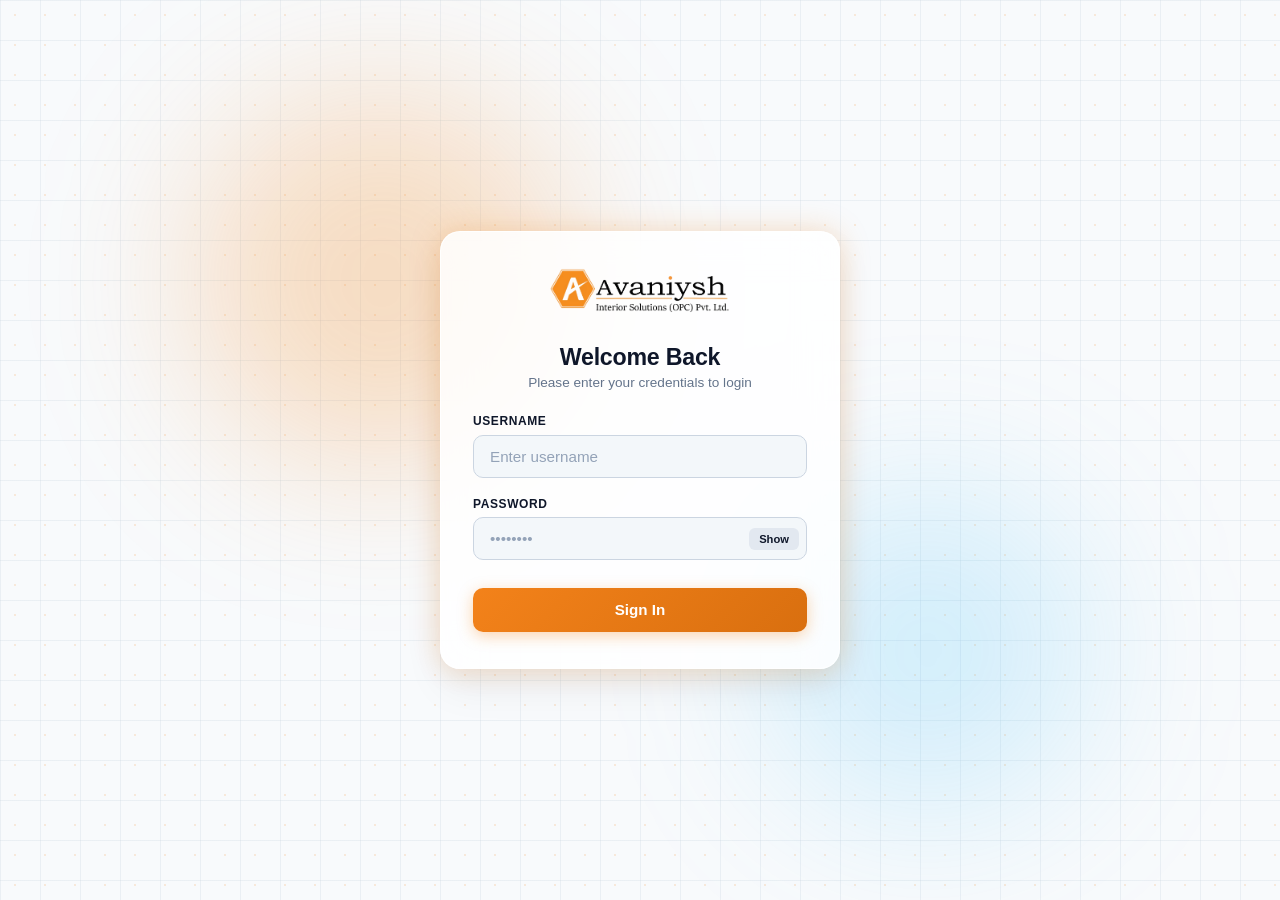
<file: index.html>
<!DOCTYPE html>
<html lang="en">
<head>
  <meta charset="UTF-8">
  <meta name="viewport" content="width=device-width, initial-scale=1.0">
  <title>Company Dashboard</title>
  <link rel="stylesheet" href="styles.css">
  <link rel="icon" type="image/png" href="favicon/favicon-96x96.png" sizes="96x96" />
  <link rel="icon" type="image/svg+xml" href="favicon/favicon.svg" />
  <link rel="shortcut icon" href="favicon/favicon.ico" />
  <link rel="apple-touch-icon" sizes="180x180" href="favicon/apple-touch-icon.png" />
  <link rel="manifest" href="favicon/site.webmanifest" />
  <!-- FontAwesome Icons -->
  <link rel="stylesheet" href="https://cdnjs.cloudflare.com/ajax/libs/font-awesome/6.4.0/css/all.min.css">
  

</head>
<body>
  <script>
    if (sessionStorage.getItem('isLoggedIn') !== 'true') {
      window.location.href = 'login.html';
    }
  </script>

  <div class="app-container">
    <!-- Sidebar Navigation -->
    <aside class="sidebar">
      <div>
        <div class="sidebar-header">
          <img src="LOGO.png" alt="Company Logo" class="logo" onerror="this.src='https://via.placeholder.com/180x50?text=Avaniysh+Interior'">
        </div>
        <nav class="sidebar-nav">
          <ul>
            <li>
              <a href="index.html" class="nav-btn active">
                <i class="fa-solid fa-house"></i> <span>Home</span>
              </a>
            </li>
            <li>
              <a href="employee.html" class="nav-btn">
                <i class="fa-solid fa-users"></i> <span>Teams</span>
              </a>
            </li>
            <li>
              <a href="systems.html" class="nav-btn" data-target="system-view">
                <i class="fa-solid fa-gears"></i> <span>Systems</span>
              </a>
            </li>
            <li>
              <a href="documents.html" class="nav-btn">
                <i class="fa-solid fa-file-contract"></i> <span>Company Information</span>
              </a>
            </li>
            <li>
              <a href="https://aisopcpl.github.io/Product-Video-Library-AISOPCPL/"  target="_blank">
                <i class="fa-solid fa-circle-play"></i>
                <span>Product Video Library</span>
              </a>
            </li>
          </ul>
        </nav>
      </div>

      <!-- Sign Out Button -->
      <div class="sidebar-footer">
       <p style="font-size: 11px; margin-bottom: 6px; text-align: center;">© <span id="year"></span> Avaniysh Interior Solutions Pvt. Ltd. All Rights Reserved.</p>

        <button class="btn-logout" onclick="logout()">
          <i class="fa-solid fa-right-from-bracket"></i> <span>Sign Out</span>
        </button>
      </div>
    </aside>

    <!-- Main Content Area -->
    <main class="main-content">
      
      <!-- Home View -->
      <section id="home-view" class="content-view active">
        <header class="page-header flex-header">
          <div>
            <h1>Dashboard</h1>
            <div class="user-profile-badge">
              Welcome, <strong id="logged-in-user-name">Guest</strong>!
            </div>
          </div>
          <!-- Date Display Widget -->
          <div class="date-widget" style="font-weight: 600; color: var(--text-muted);">
            <i class="fa-solid fa-calendar-day" style="color: var(--primary-orange);"></i> 
            <span id="current-date-display">Today</span>
          </div>
        </header>
        <div class="header-divider"></div>

        <!-- Metric Cards -->
        <div class="metrics-grid" style="margin-top: 20px;">
          <div class="metric-card">
            <i class="fa-solid fa-user-group"></i>
            <div>
              <h3>Total Team</h3>
              <p>12</p>
            </div>
          </div>
          <div class="metric-card">
            <i class="fa-solid fa-diagram-project"></i>
            <div>
              <h3>Active Projects</h3>
              <p>8</p>
            </div>
          </div>
          <div class="metric-card">
            <i class="fa-solid fa-handshake"></i>
            <div>
              <h3>Esteemed Clients</h3>
              <p>500+</p>
            </div>
          </div>
          <div class="metric-card">
            <i class="fa-solid fa-file-excel"></i>
            <div>
              <h3>Active Sheets</h3>
              <p>37</p>
            </div>
          </div>
        </div>

        <!-- Active Projects Gallery -->
        <div class="section-block">
          <h2>Recent Project Photos</h2>
          <div class="gallery-grid">
            <div class="gallery-card" onclick="openGallery('airtech')">
              <img src="Projects Images/Airtech.png" alt="Airtech Project Site, Goa" onerror="this.src='https://via.placeholder.com/300x160?text=Goa+Project'">
              <span>Airtech Composite Material Pvt. Ltd.</span>
            </div>
            <div class="gallery-card" onclick="openGallery('standex')">
              <img src="Projects Images/Standex.png" alt="Standex Project Site" onerror="this.src='https://via.placeholder.com/300x160?text=Standex'">
              <span>Standex Engraving India Pvt. Ltd.</span>
            </div>
            <div class="gallery-card" onclick="openGallery('airlife')">
              <img src="Projects Images/Airlife.png" alt="AirLife Gases, Chakan" onerror="this.src='https://via.placeholder.com/300x160?text=AirLife+Chakan'">
              <span>AirLife Gases Pvt. Ltd.</span>
            </div>
            <div class="gallery-card" onclick="openGallery('revata')">
              <img src="Projects Images/Revata.png" alt="Revata Project Site" onerror="this.src='https://via.placeholder.com/300x160?text=Revata'">
              <span>Revata Engineering Pvt. Ltd.</span>
            </div>
          </div>
        </div>

      </section>

    </main>
  </div>

  <!-- Image Gallery Lightbox Modal -->
  <div id="image-modal" class="modal-overlay" onclick="closeGalleryOnOverlay(event)">
    <span class="close-btn" onclick="closeGallery()">&times;</span>
    <button class="nav-arrow nav-prev" onclick="changePhoto(-1)"><i class="fa-solid fa-chevron-left"></i></button>
    <div class="modal-content-wrapper">
      <img id="modal-img" src="" alt="Project Image">
      <div id="modal-caption" class="modal-caption"></div>
    </div>
    <button class="nav-arrow nav-next" onclick="changePhoto(1)"><i class="fa-solid fa-chevron-right"></i></button>
  </div>

  <script src="script.js"></script>
  <script>
    const projectGalleries = {
      airtech: [
        { src: 'Projects Images/Airtech/1.png', caption: 'Airtech Composite Material' },
        { src: 'Projects Images/Airtech/2.png', caption: 'Airtech Composite Material' },
        { src: 'Projects Images/Airtech/3.png', caption: 'Airtech Composite Material' },
        { src: 'Projects Images/Airtech/4.png', caption: 'Airtech Composite Material' },
        { src: 'Projects Images/Airtech/5.png', caption: 'Airtech Composite Material' },
      ],
      standex: [
        { src: 'Projects Images/Standex/1.png', caption: 'Standex' },
        { src: 'Projects Images/Standex/2.png', caption: 'Standex' },
        { src: 'Projects Images/Standex/3.png', caption: 'Standex' },
        { src: 'Projects Images/Standex/4.png', caption: 'Standex' }
      ],
      airlife: [
        { src: 'Projects Images/Airlife/1.png', caption: 'AirLife Gases Pvt. Ltd.' },
        { src: 'Projects Images/Airlife/2.png', caption: 'AirLife Gases Pvt. Ltd.' },
        { src: 'Projects Images/Airlife/3.png', caption: 'AirLife Gases Pvt. Ltd.' },
        { src: 'Projects Images/Airlife/4.png', caption: 'AirLife Gases Pvt. Ltd.' }
      ],
      revata: [
        { src: 'Projects Images/Revata/1.png', caption: 'Revata' },
        { src: 'Projects Images/Revata/2.png', caption: 'Revata' },
         { src: 'Projects Images/Revata/3.png', caption: 'Revata' }
      ]
    };

    let currentProjectKey = '';
    let currentPhotoIndex = 0;

    function openGallery(projectKey) {
      if (!projectGalleries[projectKey]) return;
      currentProjectKey = projectKey;
      currentPhotoIndex = 0;
      updateModalContent();
      document.getElementById('image-modal').style.display = 'flex';
    }

    function updateModalContent() {
      const gallery = projectGalleries[currentProjectKey];
      const photo = gallery[currentPhotoIndex];
      const imgElem = document.getElementById('modal-img');
      
      imgElem.src = photo.src;
      imgElem.onerror = function() {
        this.src = 'https://via.placeholder.com/600x400?text=Image+Not+Found';
      };
      
      document.getElementById('modal-caption').innerText = 
        `${photo.caption} (${currentPhotoIndex + 1} / ${gallery.length})`;
    }

    function changePhoto(direction) {
      const gallery = projectGalleries[currentProjectKey];
      if (!gallery || gallery.length === 0) return;
      
      currentPhotoIndex = (currentPhotoIndex + direction + gallery.length) % gallery.length;
      updateModalContent();
    }

    function closeGallery() {
      document.getElementById('image-modal').style.display = 'none';
    }

    function closeGalleryOnOverlay(event) {
      if (event.target.id === 'image-modal') {
        closeGallery();
      }
    }

    // Keyboard controls (Arrow keys & Esc key)
    document.addEventListener('keydown', (e) => {
      const modal = document.getElementById('image-modal');
      if (modal.style.display === 'flex') {
        if (e.key === 'ArrowLeft') changePhoto(-1);
        if (e.key === 'ArrowRight') changePhoto(1);
        if (e.key === 'Escape') closeGallery();
      }
    });

    // Set Current Date Automatically
    document.addEventListener('DOMContentLoaded', () => {
      const dateElem = document.getElementById('current-date-display');
      if (dateElem) {
        const options = { weekday: 'short', year: 'numeric', month: 'short', day: 'numeric' };
        dateElem.innerText = new Date().toLocaleDateString('en-US', options);
      }
    });

    function logout() {
      sessionStorage.removeItem('isLoggedIn');
      window.location.href = 'login.html';
    }
  </script>
</body>
</html>
</file>
<file: styles.css>
:root {
  --primary-accent: #f97316;
  --primary-accent-hover: #f4874c;
  --primary-accent-light: rgba(249, 115, 22, 0.1);
  --primary-accent-glow: rgba(249, 115, 22, 0.25);

  /* Modern Light Sidebar & Header Palette */
  --dark-sidebar: #ffffff;
  --dark-sidebar-header: #fff7ed;

  /* Typography & Main Canvas */
  --text-dark: #1e293b;
  --text-muted: #64748b;
  --bg-main: #fffaf5;
  --card-bg: #ffffff;
  --border-color: #fed7aa;

  /* Modern Depth & Elevation */
  --shadow-sm: 0 1px 2px rgba(0, 0, 0, 0.05);
  --shadow-md: 0 6px 12px -2px rgba(249, 115, 22, 0.08);
  --shadow-glow: 0 6px 18px -4px var(--primary-accent-glow);
}

/* Global Scaling: 13.5px mule purna interface 15% compact disel */
html {
  font-size: 13.5px;
}

* {
  box-sizing: border-box;
  margin: 0;
  padding: 0;
  font-family:'Times New Roman', Times, serif;}

body {
  background-color: var(--bg-main);
  color: var(--text-dark);
  overflow-x: hidden;
  -webkit-font-smoothing: antialiased;
  font-size: 0.95rem;
}

.app-container {
  display: flex;
  min-height: 100vh;
}

/* ==================== COMPACT SIDEBAR ==================== */
.sidebar {
  width: 220px; /* 260px varun 220px kela */
  background-color: var(--dark-sidebar);
  border-right: 1px solid var(--border-color);
  display: flex;
  flex-direction: column;
  justify-content: space-between;
  position: sticky;
  top: 0;
  height: 100vh;
  z-index: 100;
  box-shadow: 2px 0 8px rgba(0, 0, 0, 0.02);
  flex-shrink: 0;
}

.sidebar-header {
  padding: 16px 14px; /* Padding kami keli */
  text-align: center;
  background-color: var(--dark-sidebar-header);
  border-bottom: 1px solid var(--border-color);
}

.sidebar-header .logo {
  max-width: 85%;
  height: auto;
}

.sidebar-nav ul {
  list-style: none;
  padding: 12px 10px;
}

.sidebar-nav a,
.nav-btn {
  display: flex;
  align-items: center;
  gap: 10px;
  padding: 9px 12px; /* Compact nav links */
  color: #475569;
  text-decoration: none;
  font-weight: 500;
  font-size: 0.92rem;
  border-radius: 7px;
  position: relative;
  transition: all 0.2s cubic-bezier(0.4, 0, 0.2, 1);
  margin-bottom: 3px;
}

.sidebar-nav a::before,
.nav-btn::before {
  content: "";
  position: absolute;
  left: 0;
  top: 50%;
  transform: translateY(-50%) scaleY(0);
  height: 60%;
  width: 3.5px;
  background-color: var(--primary-accent);
  border-radius: 0 4px 4px 0;
  transition: transform 0.2s ease;
}

.sidebar-nav a:hover,
.nav-btn:hover {
  background-color: var(--primary-accent-light);
  color: var(--primary-accent);
}

.sidebar-nav a.active,
.nav-btn.active {
  background-color: var(--primary-accent-light);
  color: var(--primary-accent);
  font-weight: 600;
}

.sidebar-nav a.active::before,
.nav-btn.active::before {
  transform: translateY(-50%) scaleY(1);
}

.sidebar-footer {
  padding: 0.9rem 0.8rem;
  border-top: 1px solid var(--border-color);
}

.btn-logout {
  width: 100%;
  padding: 0.6rem 0.8rem;
  background-color: rgb(241, 141, 9);
  color: #000000;
  border: 1px solid rgba(247, 169, 52, 0.838);
  border-radius: 7px;
  font-size: 0.88rem;
  font-weight: 600;
  cursor: pointer;
  display: flex;
  align-items: center;
  justify-content: center;
  gap: 0.4rem;
  transition: all 0.2s ease;
}

.btn-logout:hover {
  background-color: #f68e1f;
  color: #ffffff;
  border-color: #e87c08;
}

.btn-logout:active {
  transform: scale(0.98);
}

/* ==================== MAIN CONTENT ==================== */
.main-content {
  flex: 1;
  padding: 22px 26px; /* 36px varun kami kela */
  max-width: calc(100vw - 220px);
  min-width: 0;
}

.content-view {
  display: none;
}

.content-view.active {
  display: block;
  animation: fadeIn 0.3s ease-out forwards;
}

.page-header {
  margin-bottom: 20px;
}

.page-header h1 {
  font-size: 1.5rem;
}

.flex-header {
  display: flex;
  justify-content: space-between;
  align-items: center;
  flex-wrap: wrap;
  gap: 12px;
}

.header-divider {
  height: 3px;
  width: 40px;
  background-color: var(--primary-accent);
  margin-top: 6px;
  border-radius: 2px;
}

/* ==================== SEARCH BOX ==================== */
.search-box {
  position: relative;
  display: flex;
  align-items: center;
}

.search-box i {
  position: absolute;
  left: 12px;
  color: var(--text-muted);
  font-size: 0.9rem;
}

.search-box input {
  padding: 8px 14px 8px 34px;
  border: 1px solid var(--border-color);
  border-radius: 20px;
  background-color: var(--card-bg);
  outline: none;
  width: 220px;
  transition: all 0.25s ease;
  font-size: 0.88rem;
  color: var(--text-dark);
}

.search-box input:focus {
  border-color: var(--primary-accent);
  box-shadow: 0 0 0 3px var(--primary-accent-glow);
  width: 260px;
}

/* ==================== METRICS GRID ==================== */
.metrics-grid {
  display: grid;
  grid-template-columns: repeat(auto-fit, minmax(190px, 1fr));
  gap: 14px;
  margin-bottom: 24px;
}

.metric-card {
  background: var(--card-bg);
  padding: 15px 16px; /* Compact card padding */
  border-radius: 10px;
  display: flex;
  align-items: center;
  gap: 14px;
  box-shadow: var(--shadow-sm);
  border: 1px solid var(--border-color);
  transition:
    transform 0.25s ease,
    box-shadow 0.25s ease,
    border-color 0.25s ease;
}

.metric-card:hover {
  transform: translateY(-2px);
  box-shadow: var(--shadow-glow);
  border-color: var(--primary-accent);
}

.metric-card i {
  font-size: 1.4rem;
  color: var(--primary-accent);
  background: var(--primary-accent-light);
  padding: 10px;
  border-radius: 8px;
}

.metric-card h3 {
  font-size: 0.78rem;
  color: var(--text-muted);
  font-weight: 600;
  text-transform: uppercase;
  letter-spacing: 0.04em;
}

.metric-card p {
  font-size: 1.35rem;
  font-weight: 700;
  color: var(--text-dark);
  margin-top: 2px;
}

/* ==================== SECTIONS & GALLERIES ==================== */
.section-block {
  margin-bottom: 24px;
}

.section-block h2 {
  font-size: 1.15rem;
  font-weight: 700;
  margin-bottom: 8px;
}

.section-subtitle {
  font-size: 0.85rem;
  color: var(--text-muted);
  margin-bottom: 12px;
}

.gallery-grid {
  display: grid;
  grid-template-columns: repeat(auto-fit, minmax(190px, 1fr));
  gap: 14px;
}

.gallery-card {
  position: relative;
  height: 140px; /* 170px varun kami kela */
  border-radius: 10px;
  overflow: hidden;
  box-shadow: var(--shadow-sm);
  border: 1px solid var(--border-color);
  cursor: pointer;
  transition:
    transform 0.2s ease,
    box-shadow 0.2s ease;
}

.gallery-card img {
  width: 100%;
  height: 100%;
  object-fit: cover;
  transition: transform 0.4s ease;
}

.gallery-card span {
  position: absolute;
  bottom: 0;
  left: 0;
  right: 0;
  background: linear-gradient(
    0deg,
    rgba(234, 88, 12, 0.9) 0%,
    transparent 100%
  );
  color: #ffffff;
  padding: 12px 10px 8px;
  font-size: 0.85rem;
  font-weight: 600;
  text-align: center;
}

.gallery-card:hover {
  transform: translateY(-3px);
  box-shadow: 0 5px 12px rgba(0, 0, 0, 0.12);
}

.gallery-card:hover img {
  transform: scale(1.05);
}

.client-grid {
  display: grid;
  grid-template-columns: repeat(auto-fit, minmax(150px, 1fr));
  gap: 12px;
}

.client-card {
  background: var(--card-bg);
  height: 70px;
  border-radius: 10px;
  display: flex;
  align-items: center;
  justify-content: center;
  border: 1px solid var(--border-color);
  font-weight: 600;
  font-size: 0.9rem;
  color: var(--text-dark);
  box-shadow: var(--shadow-sm);
  transition:
    transform 0.2s ease,
    border-color 0.2s ease,
    box-shadow 0.2s ease;
}

.client-card:hover {
  transform: translateY(-2px);
  border-color: var(--primary-accent);
  box-shadow: var(--shadow-md);
}

/* ==================== EMPLOYEE CARDS ==================== */
.designation-group {
  margin-bottom: 26px;
}

.designation-title {
  font-size: 1.05rem;
  font-weight: 700;
  color: var(--text-dark);
  border-bottom: 2px solid var(--primary-accent);
  padding-bottom: 4px;
  margin-bottom: 14px;
  display: inline-block;
}

.cards-grid {
  display: grid;
  grid-template-columns: repeat(auto-fill, minmax(195px, 1fr));
  gap: 14px;
}

.employee-card {
  background: var(--card-bg);
  border-radius: 10px;
  padding: 16px 14px;
  text-align: center;
  box-shadow: var(--shadow-sm);
  cursor: pointer;
  border: 1px solid var(--border-color);
  transition: all 0.25s ease;
}

.employee-card:hover {
  transform: translateY(-3px);
  box-shadow: var(--shadow-glow);
  border-color: var(--primary-accent);
}

.employee-card img {
  width: 64px; /* 80px varun kami kela */
  height: 64px;
  border-radius: 50%;
  margin-bottom: 10px;
  object-fit: cover;
  border: 2.5px solid var(--primary-accent-light);
}

.employee-card h3 {
  font-size: 0.95rem;
  font-weight: 600;
  margin-bottom: 3px;
}

.employee-card p {
  font-size: 0.8rem;
  color: var(--text-muted);
}

/* ==================== EMPLOYEE PROFILE ==================== */
#profile-view {
  display: none;
}
#profile-view.active {
  display: block;
}

.profile-card-header {
  background: var(--card-bg);
  padding: 18px 22px;
  border-radius: 10px;
  display: flex;
  gap: 18px;
  align-items: center;
  margin: 14px 0 22px 0;
  box-shadow: var(--shadow-sm);
  border: 1px solid var(--border-color);
  border-left: 4px solid var(--primary-accent);
}

.profile-card-header img {
  width: 76px;
  height: 76px;
  border-radius: 50%;
  object-fit: cover;
  border: 2.5px solid var(--primary-accent);
}

.profile-details h1 {
  font-size: 1.25rem;
  font-weight: 700;
  margin-bottom: 4px;
}

.profile-details p {
  margin-bottom: 3px;
  color: var(--text-muted);
  font-size: 0.88rem;
}

.btn-secondary {
  background: var(--primary-accent);
  color: #ffffff;
  border: none;
  padding: 8px 14px;
  border-radius: 6px;
  cursor: pointer;
  font-size: 0.85rem;
  font-weight: 500;
  transition:
    background 0.25s ease,
    transform 0.2s ease;
}

.btn-secondary:hover {
  background: var(--primary-accent-hover);
  transform: translateX(-2px);
}

/* ==================== SHEETS & DOCS GRID ==================== */
.sheets-grid {
  display: grid;
  grid-template-columns: repeat(auto-fill, minmax(180px, 1fr));
  gap: 14px;
  margin-top: 12px;
}

.sheet-card {
  background: #ffffff;
  border: 1px solid #e2e8f0;
  border-radius: 10px;
  padding: 14px;
  display: flex;
  flex-direction: column;
  justify-content: space-between;
  gap: 10px;
  box-shadow: 0 2px 4px rgba(0, 0, 0, 0.03);
  transition:
    transform 0.2s ease,
    box-shadow 0.2s ease;
}

.sheet-card:hover {
  transform: translateY(-2px);
  box-shadow: 0 4px 10px rgba(0, 0, 0, 0.07);
}

.sheet-card-title {
  display: flex;
  align-items: center;
  gap: 8px;
}

.sheet-card-title i {
  font-size: 1.25rem;
  color: #10b981;
}

.sheet-card-title h4 {
  font-size: 0.9rem;
  color: #1e293b;
  margin: 0;
  font-weight: 600;
}

.sheet-card-actions {
  display: flex;
  gap: 6px;
}

.btn-action {
  flex: 1;
  display: inline-flex;
  align-items: center;
  justify-content: center;
  gap: 5px;
  padding: 6px 8px;
  font-size: 0.78rem;
  font-weight: 600;
  border-radius: 5px;
  text-decoration: none;
  cursor: pointer;
  border: none;
  transition: all 0.2s ease;
}

.btn-view-sheet {
  background-color: #1e293b;
  color: #ffffff;
}
.btn-view-sheet:hover {
  background-color: #334155;
}
.btn-open-form {
  background-color: #e37b0d;
  color: #ffffff !important;
}
.btn-open-form:hover {
  background-color: #d9740b;
}
.btn-disabled {
  background-color: #fca119;
  color: #f49a13 !important;
  cursor: not-allowed;
}

.doc-grid {
  display: grid;
  grid-template-columns: repeat(auto-fit, minmax(220px, 1fr));
  gap: 14px;
  margin-top: 14px;
}

.doc-card {
  background: #ffffff;
  border-radius: 9px;
  padding: 16px;
  display: flex;
  flex-direction: column;
  justify-content: space-between;
  box-shadow: 0 2px 5px rgba(0, 0, 0, 0.04);
  border: 1px solid #e5e7eb;
  transition: all 0.25s ease;
  text-decoration: none;
  color: inherit;
  cursor: pointer;
}

.doc-card:hover {
  transform: translateY(-3px);
  box-shadow: 0 8px 12px rgba(0, 0, 0, 0.08);
  border-color: var(--primary-accent);
}

.doc-icon {
  font-size: 1.8rem;
  color: var(--primary-accent);
  margin-bottom: 10px;
}
.doc-title {
  font-size: 1rem;
  font-weight: 600;
  color: #1f2937;
  margin-bottom: 6px;
}
.doc-desc {
  font-size: 0.82rem;
  color: #6b7280;
  margin-bottom: 12px;
}
.doc-action {
  font-size: 0.82rem;
  font-weight: 600;
  color: #3b82f6;
  display: flex;
  align-items: center;
  gap: 4px;
}

/* ==================== SYSTEMS GRID ==================== */
.systems-grid {
  display: grid;
  grid-template-columns: repeat(auto-fill, minmax(200px, 1fr));
  gap: 16px;
  margin-top: 8px;
}

.system-card {
  background: var(--card-bg);
  border: 1px solid var(--border-color);
  border-radius: 10px;
  padding: 16px;
  display: flex;
  flex-direction: column;
  justify-content: space-between;
  gap: 12px;
  box-shadow: var(--shadow-sm);
  transition: all 0.25s ease;
}

.system-card:hover {
  transform: translateY(-3px);
  box-shadow: var(--shadow-glow);
  border-color: var(--primary-accent);
}

.system-card-header {
  display: flex;
  align-items: center;
  gap: 12px;
}

.system-card-icon {
  width: 38px;
  height: 38px;
  background-color: var(--primary-accent-light);
  color: var(--primary-accent);
  border-radius: 8px;
  display: flex;
  align-items: center;
  justify-content: center;
  font-size: 1.1rem;
  flex-shrink: 0;
}

.system-card-info h3 {
  font-size: 0.98rem;
  font-weight: 700;
  color: var(--text-dark);
  margin-bottom: 2px;
}
.system-card-info p {
  font-size: 0.8rem;
  color: var(--text-muted);
}

.btn-open-system {
  display: flex;
  align-items: center;
  justify-content: space-between;
  background-color: var(--primary-accent);
  color: #ffffff !important;
  padding: 8px 14px;
  border-radius: 7px;
  text-decoration: none;
  font-size: 0.85rem;
  font-weight: 600;
  border: none;
  cursor: pointer;
  width: 100%;
  transition: background-color 0.2s ease;
}

.btn-open-system:hover {
  background-color: var(--primary-accent-hover);
}

/* ==================== MODALS & TABLES ==================== */
.modal {
  display: none;
  position: fixed;
  z-index: 1000;
  left: 0;
  top: 0;
  width: 100%;
  height: 100%;
  background-color: rgba(15, 23, 42, 0.45);
  backdrop-filter: blur(3px);
  align-items: center;
  justify-content: center;
}

.modal.show {
  display: flex;
}

.modal-content {
  background-color: var(--card-bg);
  padding: 20px;
  border-radius: 12px;
  width: 92%;
  max-width: 1020px;
  max-height: 85vh;
  display: flex;
  flex-direction: column;
  box-shadow: 0 15px 25px -5px rgba(0, 0, 0, 0.15);
  animation: popIn 0.25s ease-out forwards;
}

.modal-header {
  display: flex;
  justify-content: space-between;
  align-items: center;
  margin-bottom: 12px;
  border-bottom: 1px solid var(--border-color);
  padding-bottom: 10px;
}

.modal-header h2,
.modal-header h3 {
  font-size: 1.15rem;
  font-weight: 700;
}
.subtitle {
  font-size: 0.82rem;
  color: var(--text-muted);
  margin-top: 2px;
}

.close-modal-btn,
.btn-close-modal {
  background: none;
  border: none;
  font-size: 1.4rem;
  cursor: pointer;
  color: var(--text-muted);
  line-height: 1;
}

.close-modal-btn:hover,
.btn-close-modal:hover {
  color: var(--primary-accent);
}

.modal-toolbar {
  display: flex;
  flex-wrap: wrap;
  align-items: center;
  justify-content: space-between;
  gap: 8px 12px;
  margin-bottom: 12px;
  padding-bottom: 10px;
  border-bottom: 1px solid var(--border-color);
}

#modal-table-container {
  width: 100%;
  max-height: 62vh;
  overflow: auto;
  border: 1px solid #fed7aa;
  border-radius: 7px;
  position: relative;
}

.custom-table,
.custom-data-table {
  width: 100%;
  min-width: max-content;
  border-collapse: collapse;
  font-size: 0.85rem;
}

.custom-table th,
.custom-data-table th {
  background-color: #ffedd5;
  color: var(--primary-accent-hover);
  padding: 9px 12px; /* Compact table cells */
  text-align: left;
  font-weight: 600;
  position: sticky;
  top: 0;
  z-index: 10;
  border-bottom: 1.5px solid var(--border-color);
  white-space: nowrap;
}

.custom-table td,
.custom-data-table td {
  padding: 8px 12px;
  border-bottom: 1px solid var(--border-color);
  color: var(--text-dark);
  white-space: nowrap;
}

.custom-table tr:hover,
.custom-data-table tr:hover {
  background-color: var(--primary-accent-light);
}

/* ==================== EXPENSE FILTER & EXPORT ==================== */
#expense-filter-export-bar {
  flex-basis: 100%;
  width: 100%;
  display: flex;
  flex-wrap: wrap;
  align-items: center;
  justify-content: space-between;
  gap: 8px;
  padding-top: 8px;
  border-top: 1px dashed var(--border-color);
}

.expense-date-group {
  display: flex;
  flex-wrap: wrap;
  align-items: center;
  gap: 8px;
}
.date-field {
  display: flex;
  align-items: center;
  gap: 5px;
}
.date-field label {
  font-size: 0.82rem;
  font-weight: 600;
  color: var(--text-muted);
}

.date-field input[type="date"] {
  padding: 4px 8px;
  border: 1px solid var(--border-color);
  border-radius: 6px;
  font-size: 0.82rem;
  height: 30px;
}

#btn-reset-date-filter,
#btn-export-excel {
  height: 30px;
  padding: 0 12px;
  border-radius: 6px;
  font-size: 0.82rem;
  font-weight: 600;
  cursor: pointer;
}

#btn-reset-date-filter {
  background-color: #f1f5f9;
  color: #475569;
  border: 1px solid #cbd5e1;
}
#btn-export-excel {
  background-color: #16a34a;
  color: #fff;
  border: none;
  display: inline-flex;
  align-items: center;
  gap: 6px;
  margin-left: auto;
}

/* ==================== MIS TABLE ==================== */
table.mis-custom-table,
.mis-score-table {
  width: 100%;
  border-collapse: collapse;
  border: 1.5px solid #1e293b;
  font-size: 0.85rem;
}

table.mis-custom-table thead th,
.mis-score-table th {
  border: 1px solid #1e293b;
  padding: 10px 8px;
  font-weight: 700;
  text-align: center;
  background-color: #ffffff;
}

table.mis-custom-table tbody td,
.mis-score-table td {
  border: 1px solid #1e293b;
  padding: 8px 10px;
}

table.mis-custom-table td.col-task-title,
.mis-score-table td.cell-task-vertical {
  writing-mode: vertical-rl;
  transform: rotate(180deg);
  font-weight: 800;
  font-size: 1rem;
  padding: 10px 4px;
  text-align: center;
}

.val-neg,
.color-negative {
  color: #dc2626 !important;
  font-weight: 700;
}
.val-zero,
.color-zero {
  color: #16a34a !important;
  font-weight: 700;
}

/* ==================== ALERTS & MISC ==================== */
.delegation-alert {
  background: #fffbeb;
  border: 1px solid #f59e0b;
  border-left: 5px solid #d97706;
  border-radius: 8px;
  padding: 12px 14px;
  margin: 12px 0 16px 0;
  display: flex;
  align-items: flex-start;
  gap: 12px;
}

.delegation-alert-icon {
  font-size: 1.3rem;
  color: #d97706;
}
.delegation-alert-content h4 {
  font-size: 0.98rem;
  color: #92400e;
  margin-bottom: 4px;
}
.delegation-alert-badge {
  background: #dc2626;
  color: #fff;
  font-size: 0.72rem;
  padding: 2px 8px;
  border-radius: 12px;
}
.delegation-alert-list {
  margin: 6px 0 0 0;
  padding-left: 18px;
  font-size: 0.85rem;
  line-height: 1.5;
}
.delegation-view-btn {
  background: #d97706;
  color: #fff;
  border: none;
  padding: 6px 12px;
  border-radius: 5px;
  font-size: 0.8rem;
  font-weight: 600;
  cursor: pointer;
  margin-top: 8px;
}

.company-social-link {
  color: #f97316;
  font-size: 1.15rem;
  transition: transform 0.2s ease;
  text-decoration: none;
  display: inline-flex;
}
.company-social-link:hover {
  transform: translateY(-2px);
  opacity: 0.85;
}

.placeholder-box {
  background: var(--card-bg);
  border: 2px dashed var(--border-color);
  border-radius: 10px;
  padding: 35px 16px;
  text-align: center;
  color: var(--text-muted);
}

/* ==================== ANIMATIONS & SCROLLBAR ==================== */
@keyframes fadeIn {
  from {
    opacity: 0;
    transform: translateY(4px);
  }
  to {
    opacity: 1;
    transform: translateY(0);
  }
}
@keyframes popIn {
  from {
    opacity: 0;
    transform: scale(0.97);
  }
  to {
    opacity: 1;
    transform: scale(1);
  }
}
@keyframes spin {
  to {
    transform: rotate(360deg);
  }
}

#modal-table-container::-webkit-scrollbar {
  width: 6px;
  height: 6px;
}
#modal-table-container::-webkit-scrollbar-track {
  background: #f8fafc;
}
#modal-table-container::-webkit-scrollbar-thumb {
  background: #94a3b8;
  border-radius: 3px;
}

/* ==================== RESPONSIVE ==================== */
@media (max-width: 768px) {
  .app-container {
    flex-direction: column;
  }
  .sidebar {
    width: 100%;
    height: auto;
    position: relative;
    border-right: none;
    border-bottom: 1px solid var(--border-color);
  }
  .sidebar-header {
    padding: 12px 16px;
  }
  .sidebar-nav ul {
    display: flex;
    overflow-x: auto;
    padding: 8px;
    gap: 5px;
  }
  .sidebar-nav a,
  .nav-btn {
    padding: 6px 12px;
    white-space: nowrap;
    font-size: 0.85rem;
    margin-bottom: 0;
  }
  .main-content {
    max-width: 100%;
    padding: 16px 12px;
  }
  .search-box,
  .search-box input {
    width: 100%;
  }
  .profile-card-header {
    flex-direction: column;
    text-align: center;
    padding: 16px;
  }
}


/* Modal Overlay */
#misModal.modal-overlay {
  display: none;
  position: fixed;
  inset: 0;
  background: rgba(15, 23, 42, 0.6);
  backdrop-filter: blur(4px);
  z-index: 1000;
  align-items: center;
  justify-content: center;
  padding: 12px;
}

/* Modal Card */
#misModal .modal-card {
  background: #ffffff;
  border-radius: 10px;
  width: 94vw;
  max-width: 1000px;
  height: 86vh;
  display: flex;
  flex-direction: column;
  border: 1px solid #cbd5e1;
  box-shadow: 0 25px 50px -12px rgba(0, 0, 0, 0.25);
  overflow: hidden;
  animation: popIn 0.2s ease-out forwards;
}

/* Modal Header */
#misModal .modal-header {
  padding: 10px 16px;
  background: #ffffff;
  border-bottom: 1px solid #e2e8f0;
  display: flex;
  justify-content: space-between;
  align-items: center;
  margin-bottom: 0;
}

#misModal .modal-header h3 {
  font-size: 0.98rem;
  color: #0f172a;
  font-weight: 700;
  display: flex;
  align-items: center;
  gap: 8px;
  margin: 0;
}

#misModal .btn-close-modal {
  background: none;
  border: none;
  font-size: 1.35rem;
  color: #64748b;
  cursor: pointer;
  line-height: 1;
  padding: 0 4px;
  transition: color 0.2s ease;
}

#misModal .btn-close-modal:hover {
  color: #ef4444;
}

/* Modal Navigation / Filter Bar */
#misModal .modal-nav-bar {
  padding: 8px 16px;
  background: #f8fafc;
  border-bottom: 1px solid #e2e8f0;
  display: flex;
  align-items: center;
  flex-wrap: wrap;
  gap: 10px;
}

#misModal .member-select {
  padding: 5px 10px;
  border-radius: 5px;
  border: 1px solid #cbd5e1;
  font-size: 0.82rem;
  font-weight: 600;
  color: #0f172a;
  background: #ffffff;
  outline: none;
  cursor: pointer;
  transition: border-color 0.2s ease, box-shadow 0.2s ease;
}

#misModal .member-select:focus {
  border-color: var(--primary-accent, #f68e1f);
  box-shadow: 0 0 0 2px rgba(246, 142, 31, 0.2);
}

/* Modal Body & Table Container */
#misModal .modal-body {
  flex: 1;
  padding: 14px 16px;
  overflow: auto;
  background: #ffffff;
}

/* MIS Table Inside Modal */
#misModal .mis-custom-table {
  width: 100%;
  border-collapse: collapse;
  border: 1.5px solid #1e293b;
  font-family: inherit;
}

#misModal .mis-custom-table thead th {
  border: 1.5px solid #1e293b;
  padding: 9px 8px;
  font-size: 0.82rem;
  font-weight: 800;
  color: #0b192c;
  text-align: center;
  background-color: #ffffff;
  vertical-align: middle;
  line-height: 1.25;
  position: sticky;
  top: 0;
  z-index: 5;
}

#misModal .mis-custom-table tbody td {
  border: 1.5px solid #1e293b;
  padding: 8px 10px;
  font-size: 0.82rem;
  vertical-align: middle;
  background-color: #ffffff;
}

#misModal .mis-custom-table td.col-task-title {
  text-align: center;
  font-weight: 900;
  font-size: 0.95rem;
  color: #0b192c;
  letter-spacing: 0.5px;
  width: 60px;
  min-width: 60px;
  padding: 8px 4px;
  user-select: none;
}

#misModal .vertical-text-box {
  writing-mode: vertical-rl;
  transform: rotate(180deg);
  display: inline-block;
  white-space: nowrap;
}

#misModal .mis-custom-table td.col-kra {
  text-align: left;
  font-weight: 600;
  color: #0b192c;
  min-width: 170px;
}

#misModal .mis-custom-table td.col-kpi {
  text-align: left;
  font-weight: 400;
  color: #334155;
  min-width: 150px;
}

#misModal .mis-custom-table td.col-val {
  text-align: center;
  font-weight: 800;
  min-width: 70px;
  font-size: 0.84rem;
}

#misModal .color-negative {
  color: #d91b1b !important;
}

#misModal .color-zero {
  color: #109444 !important;
}

#misModal .color-normal {
  color: #0b192c !important;
}

/* Mobile View */
@media (max-width: 768px) {
  #misModal .modal-card {
    width: 96vw;
    height: 92vh;
  }

  #misModal .modal-body {
    padding: 10px;
  }
}





/* Gallery Lightbox Overlay */
#image-modal.modal-overlay {
  display: none;
  position: fixed;
  z-index: 2000;
  inset: 0;
  background-color: rgba(15, 23, 42, 0.88);
  backdrop-filter: blur(4px);
  align-items: center;
  justify-content: center;
  padding: 16px;
}

/* Image & Caption Container */
#image-modal .modal-content-wrapper {
  position: relative;
  text-align: center;
  max-width: 82%;
  max-height: 82vh;
  display: flex;
  flex-direction: column;
  align-items: center;
  justify-content: center;
  animation: popIn 0.2s ease-out forwards;
}

#image-modal .modal-content-wrapper img {
  max-width: 100%;
  max-height: 70vh;
  border-radius: 8px;
  object-fit: contain;
  box-shadow: 0 8px 25px rgba(0, 0, 0, 0.5);
  border: 1px solid rgba(255, 255, 255, 0.12);
}

#image-modal .modal-caption {
  color: #f8fafc;
  margin-top: 12px;
  font-size: 0.88rem;
  font-weight: 500;
  letter-spacing: 0.01em;
}

/* Close Button */
#image-modal .close-btn {
  position: absolute;
  top: 16px;
  right: 24px;
  color: #ffffff;
  font-size: 28px;
  font-weight: 700;
  line-height: 1;
  cursor: pointer;
  z-index: 2001;
  transition: color 0.2s ease, transform 0.2s ease;
}

#image-modal .close-btn:hover {
  color: var(--primary-accent, #f97316);
  transform: scale(1.08);
}

/* Previous / Next Navigation Arrows */
#image-modal .nav-arrow {
  position: absolute;
  top: 50%;
  transform: translateY(-50%);
  width: 40px;
  height: 40px;
  display: flex;
  align-items: center;
  justify-content: center;
  background: rgba(255, 255, 255, 0.12);
  border: 1px solid rgba(255, 255, 255, 0.2);
  color: #ffffff;
  font-size: 1.1rem;
  border-radius: 50%;
  cursor: pointer;
  z-index: 2001;
  transition: background-color 0.2s ease, border-color 0.2s ease;
}

#image-modal .nav-arrow:hover {
  background: var(--primary-accent, #f97316);
  border-color: var(--primary-accent, #f97316);
}

#image-modal .nav-prev {
  left: 18px;
}

#image-modal .nav-next {
  right: 18px;
}

/* Mobile Adjustments */
@media (max-width: 768px) {
  #image-modal .modal-content-wrapper {
    max-width: 92%;
  }

  #image-modal .modal-content-wrapper img {
    max-height: 62vh;
  }

  #image-modal .nav-arrow {
    width: 34px;
    height: 34px;
    font-size: 0.95rem;
  }

  #image-modal .nav-prev {
    left: 10px;
  }

  #image-modal .nav-next {
    right: 10px;
  }
}


/* FIX: Modal should stay within screen */
.modal-content {
    width: 94%;
    max-width: 1500px;
    height: 88vh;
    max-height: 88vh;
    display: flex;
    flex-direction: column;
    overflow: hidden;
}

/* Modal Body */
.modal-body {
    flex: 1;
    min-height: 0;
    display: flex;
    flex-direction: column;
    overflow: hidden;
    padding: 14px 20px;
}

/* Table Container */
#modal-table-container {
    flex: 1;
    min-height: 0;
    width: 100%;
    max-height: none;
    overflow: auto;
    position: relative;
    border: 1px solid #fed7aa;
    border-radius: 7px;
}

/* Table */
#modal-table-container table {
    width: 100%;
    min-width: max-content;
    border-collapse: collapse;
}

/* Sticky Header */
#modal-table-container th {
    position: sticky;
    top: 0;
    z-index: 5;
    background: #ffedd5;
}

/* Keep all data inside table */
#modal-table-container td {
    white-space: nowrap;
}

/* Loader */
#modal-loader {
    flex-shrink: 0;
}

/* Scrollbar */
#modal-table-container::-webkit-scrollbar {
    width: 7px;
    height: 7px;
}

#modal-table-container::-webkit-scrollbar-thumb {
    background: #94a3b8;
    border-radius: 10px;
}

#modal-table-container::-webkit-scrollbar-track {
    background: #f1f5f9;
}
</file>
